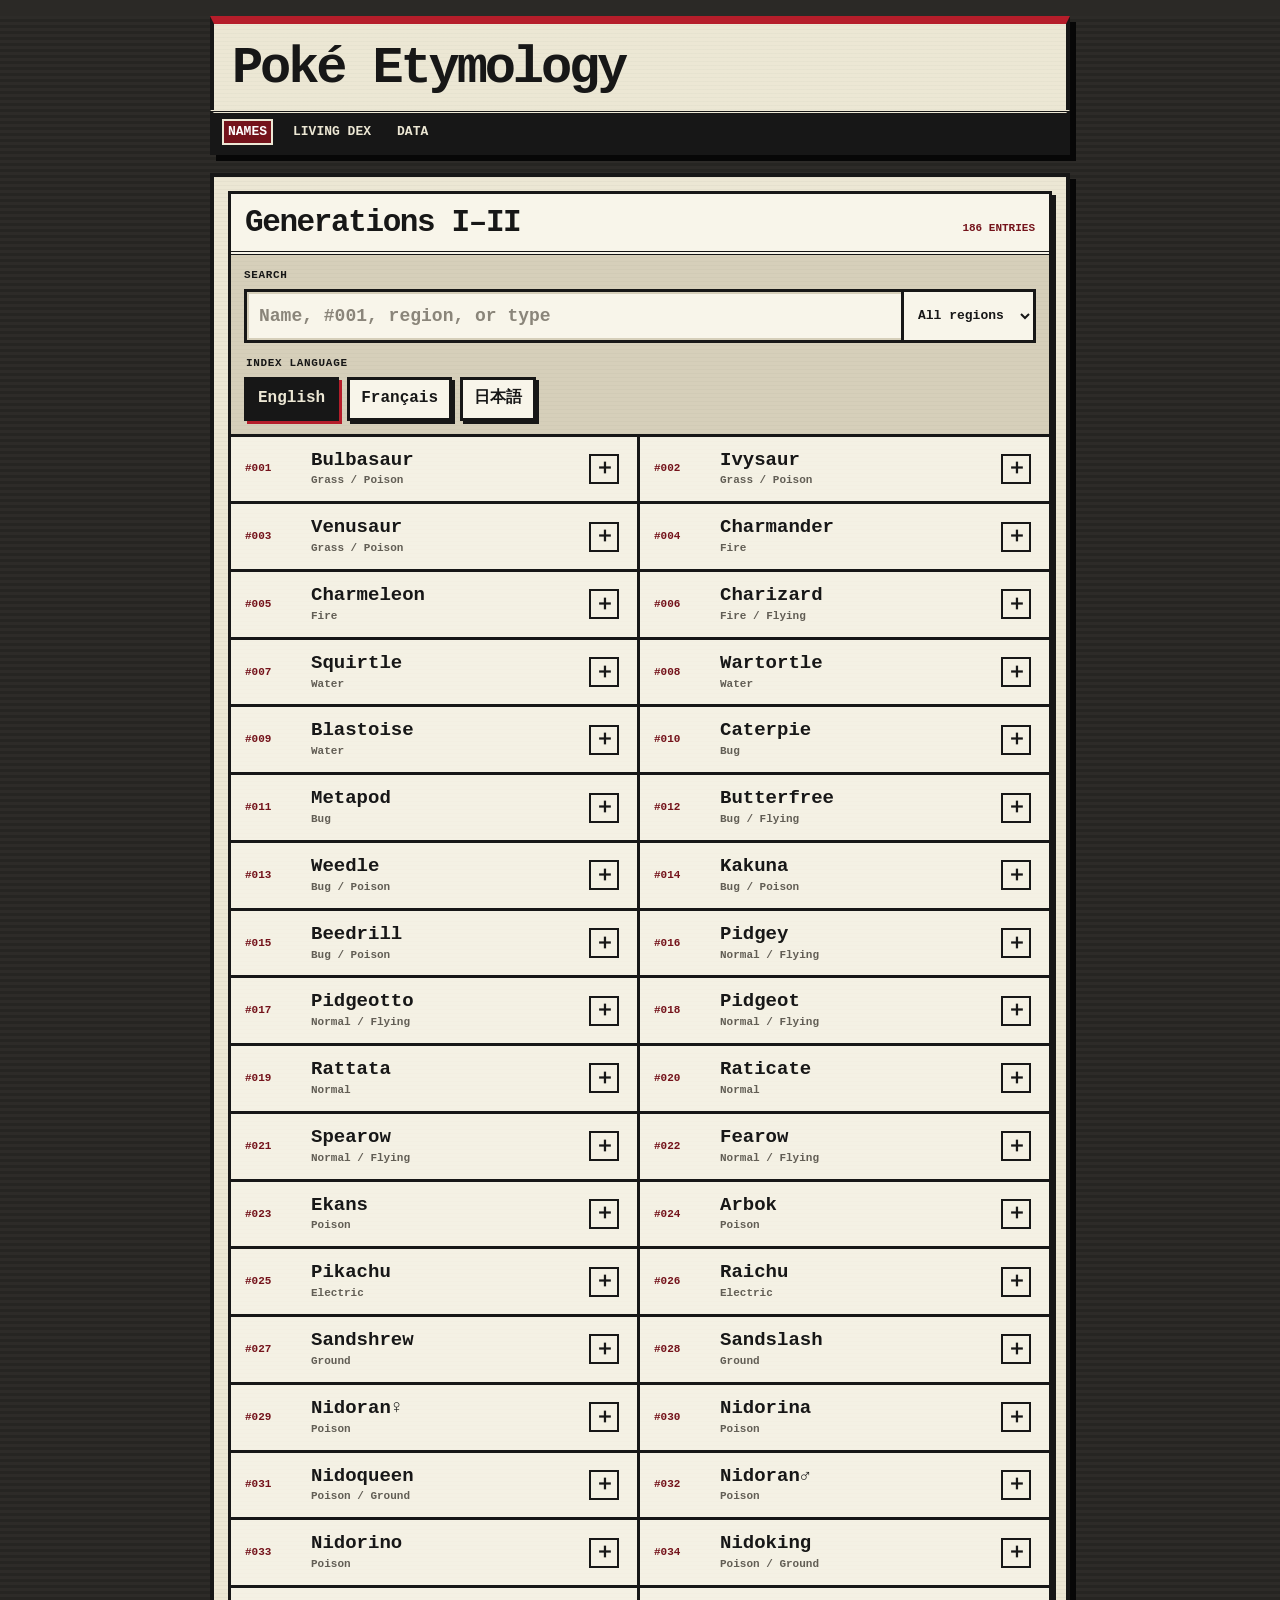
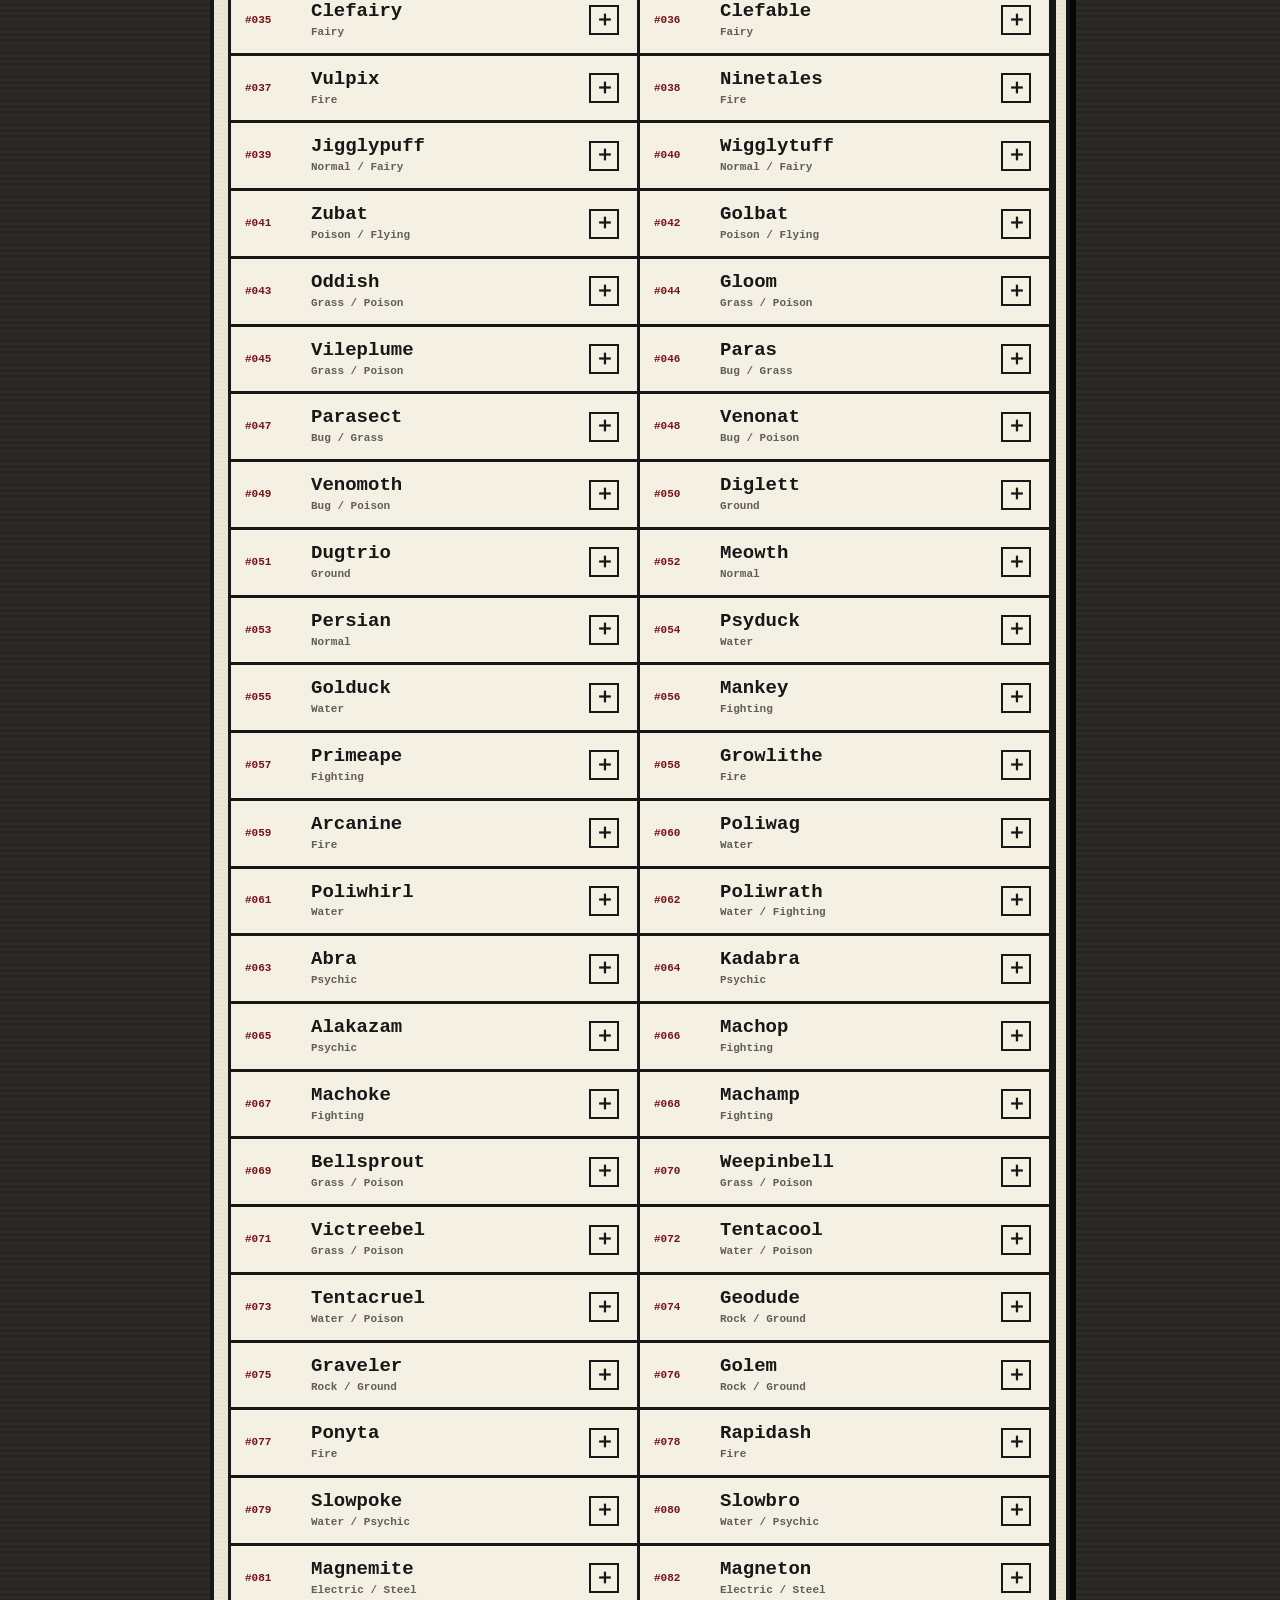
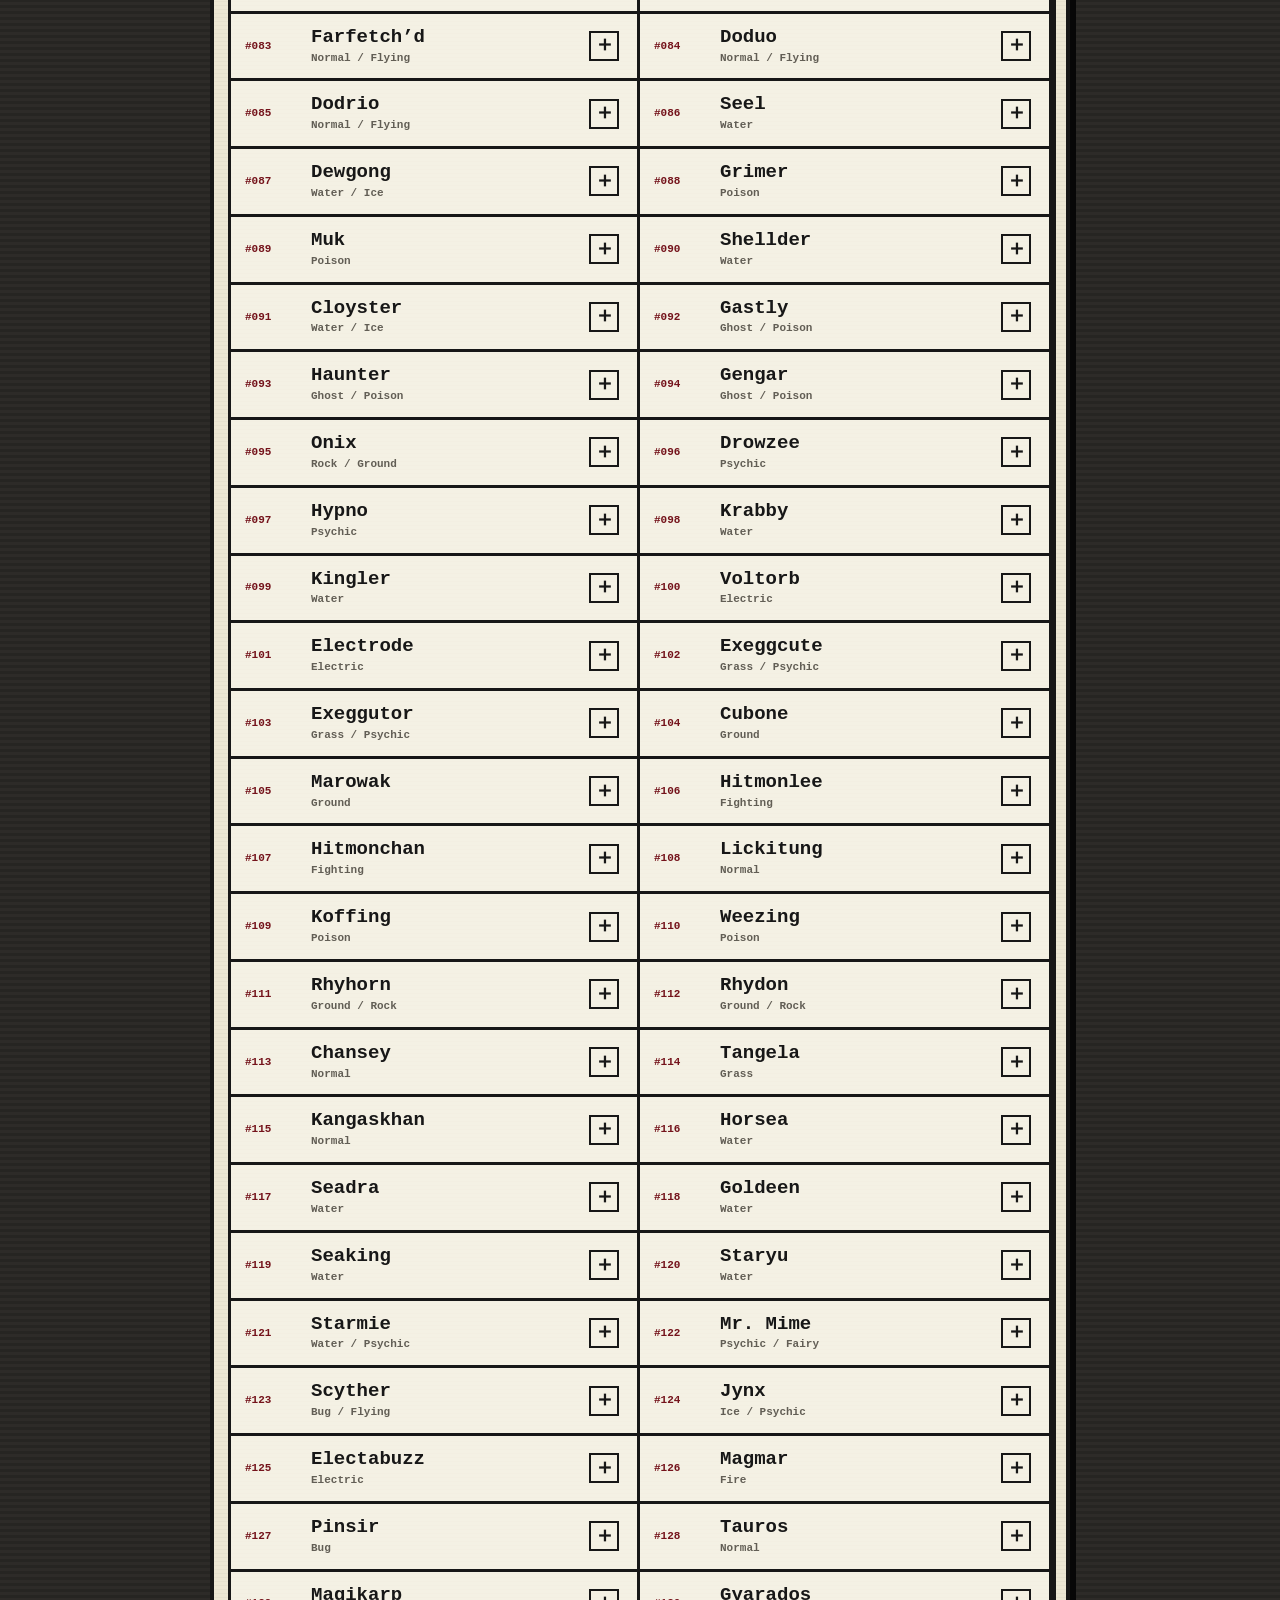
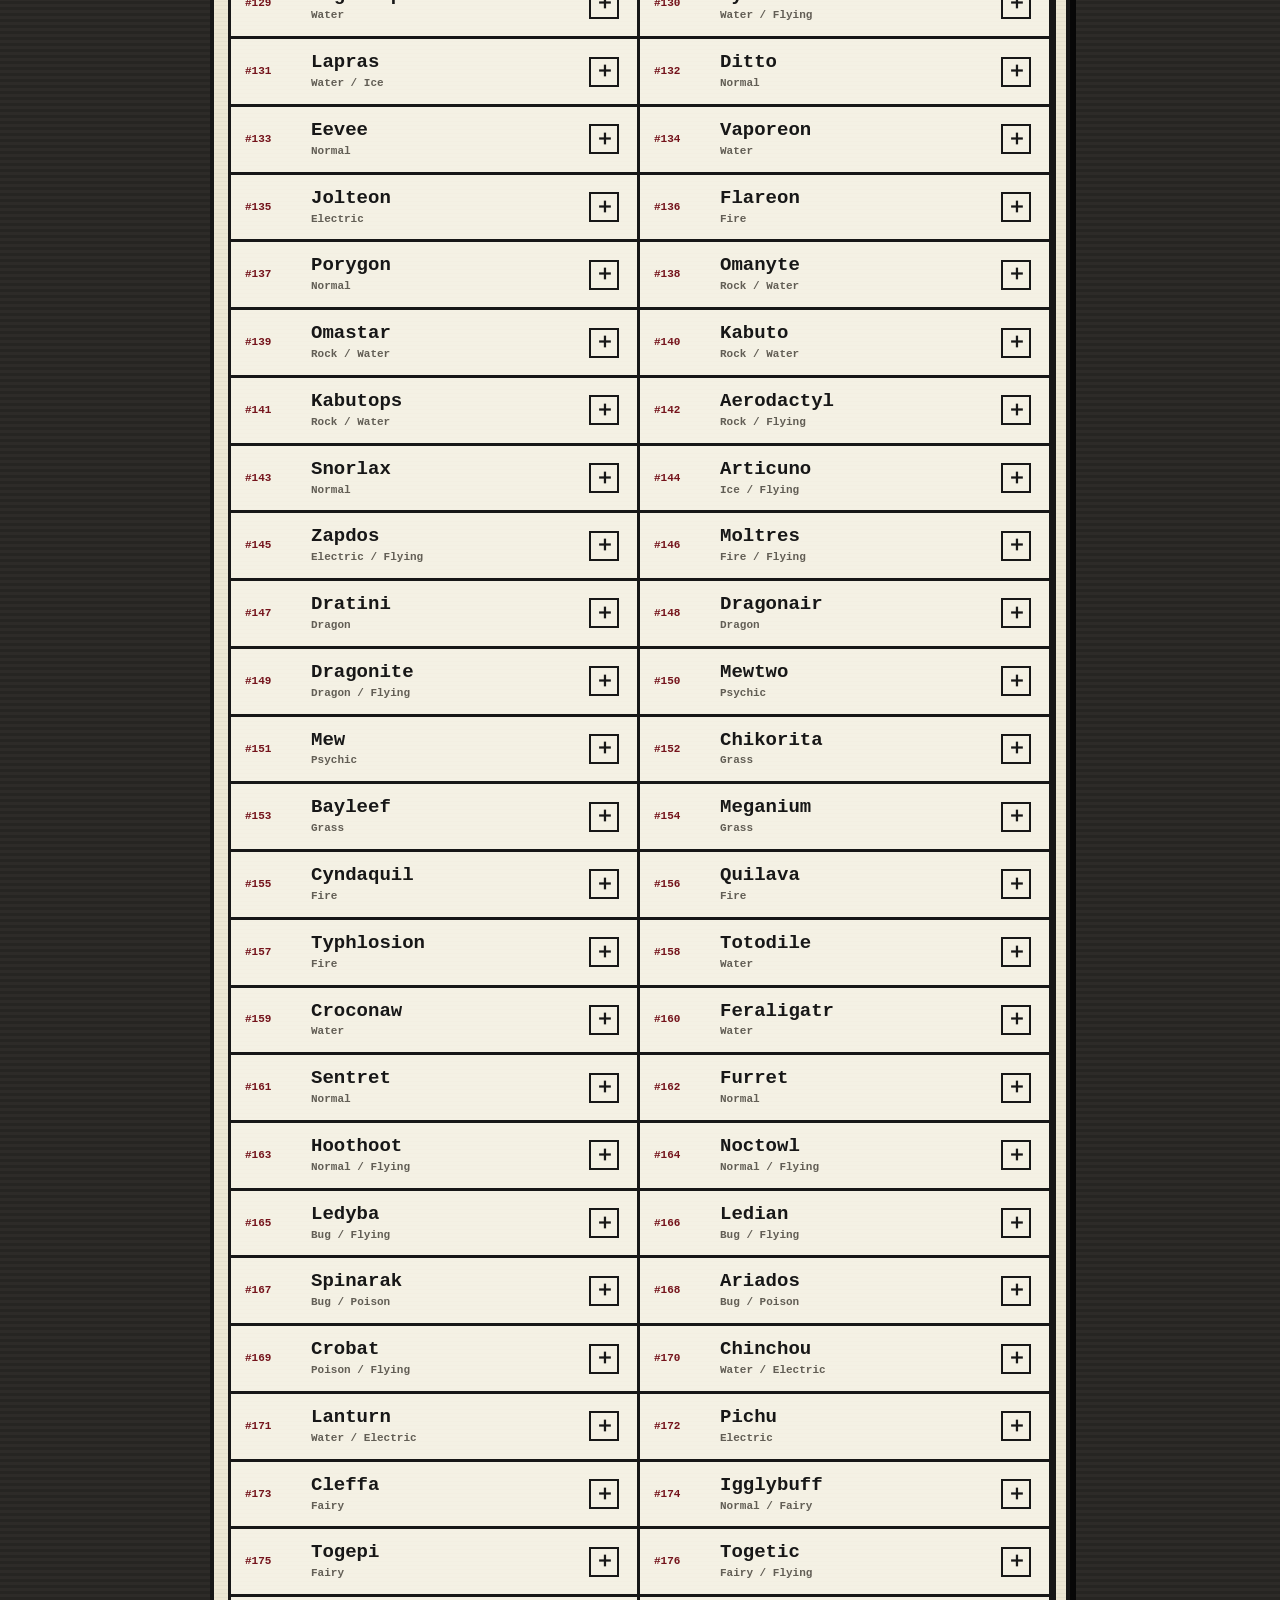
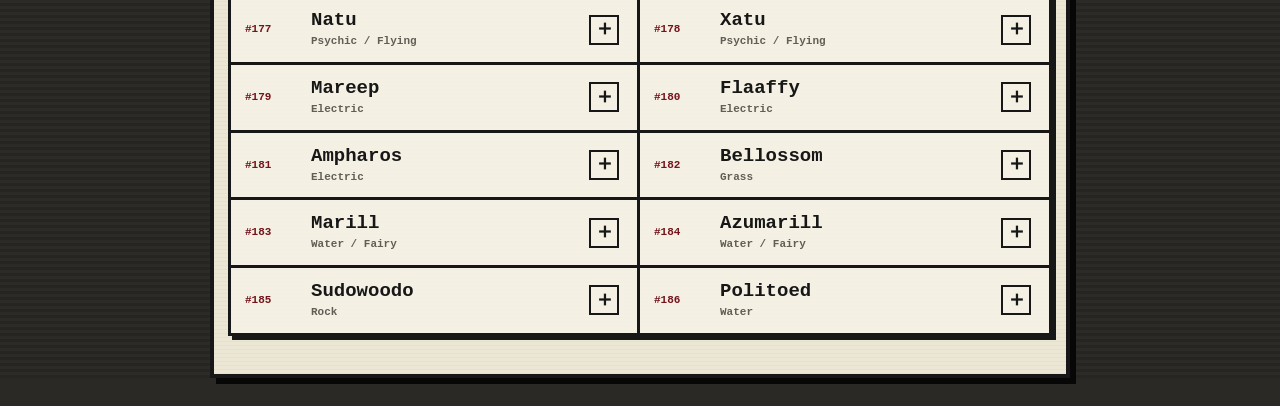
<file: index.html>
<!doctype html>
<html lang="en">
<head>
  <meta charset="utf-8">
  <meta name="viewport" content="width=device-width,initial-scale=1,viewport-fit=cover">
  <meta name="theme-color" content="#2b2926">
  <meta name="description" content="Pokémon names in English, French, and Japanese, with source-reviewed etymology and EV yields.">
  <title>Poké Etymology</title>
  <link rel="stylesheet" href="styles.css">
  <link rel="stylesheet" href="research.css">
  <link rel="stylesheet" href="label-fixes.css?v=2">
  <link rel="stylesheet" href="region-filter.css">
</head>
<body>
  <header class="site-header"><div class="header-inner"><h1>Poké Etymology</h1></div></header>
  <nav class="primary-nav" aria-label="Main navigation">
    <div class="nav-inner">
      <a class="active" href="./">Names</a>
      <a href="guides/">Living Dex</a>
      <a href="https://github.com/natanai/poke-etymology">Data</a>
    </div>
  </nav>

  <main class="main-inner">
    <section id="explore" class="explorer" aria-labelledby="explore-title">
      <div class="section-heading"><h2 id="explore-title">Generations I–II</h2><span id="count">186 entries</span></div>
      <div class="explorer-controls">
        <label for="q">Search</label>
        <div class="search-wrap">
          <input id="q" type="search" placeholder="Name, #001, region, or type" autocomplete="off">
          <label class="visually-hidden" for="region">Region</label>
          <select id="region" aria-label="Filter by region">
            <option value="">All regions</option>
          </select>
        </div>
        <fieldset class="language-picker">
          <legend>Index language</legend>
          <div class="tabs">
            <button type="button" class="btn on" data-lang="e" aria-pressed="true">English</button>
            <button type="button" class="btn" data-lang="f" aria-pressed="false">Français</button>
            <button type="button" class="btn" data-lang="j" aria-pressed="false">日本語</button>
          </div>
        </fieldset>
      </div>
      <ol id="list" class="list"></ol>
      <p id="none" class="empty" hidden>No match.</p>
    </section>
  </main>

  <script src="data.js"></script>
  <script src="generated-data.js"></script>
  <script src="generation-ii-data.js"></script>
  <script src="associations.js"></script>
  <script src="naming-credits.js"></script>
  <script src="naming-credits-generation-ii.js"></script>
  <script src="verified-research.js"></script>
  <script src="verified-research-010-018.js"></script>
  <script src="verified-research-019-027.js"></script>
  <script src="verified-research-028-036.js"></script>
  <script src="verified-research-037-045.js"></script>
  <script src="verified-research-046-054.js"></script>
  <script src="verified-research-055-063.js"></script>
  <script src="verified-research-064-072.js"></script>
  <script src="verified-research-073-081.js"></script>
  <script src="verified-research-082-090.js"></script>
  <script src="verified-research-091-099.js"></script>
  <script src="verified-research-100-108.js"></script>
  <script src="verified-research-109-117.js"></script>
  <script src="verified-research-118-126.js"></script>
  <script src="verified-research-127-135.js"></script>
  <script src="verified-research-136-144.js"></script>
  <script src="verified-research-145-151.js"></script>
  <script src="verified-research-152-160.js"></script>
  <script src="verified-research-161-169.js"></script>
  <script src="verified-research-170-178.js"></script>
  <script src="verified-research-179-186.js"></script>
  <script src="verified-research-name-effect-fixes.js"></script>
  <script src="reference-data.js"></script>
  <script src="app.js"></script>
  <script src="region-filter.js"></script>
</body>
</html>
</file>
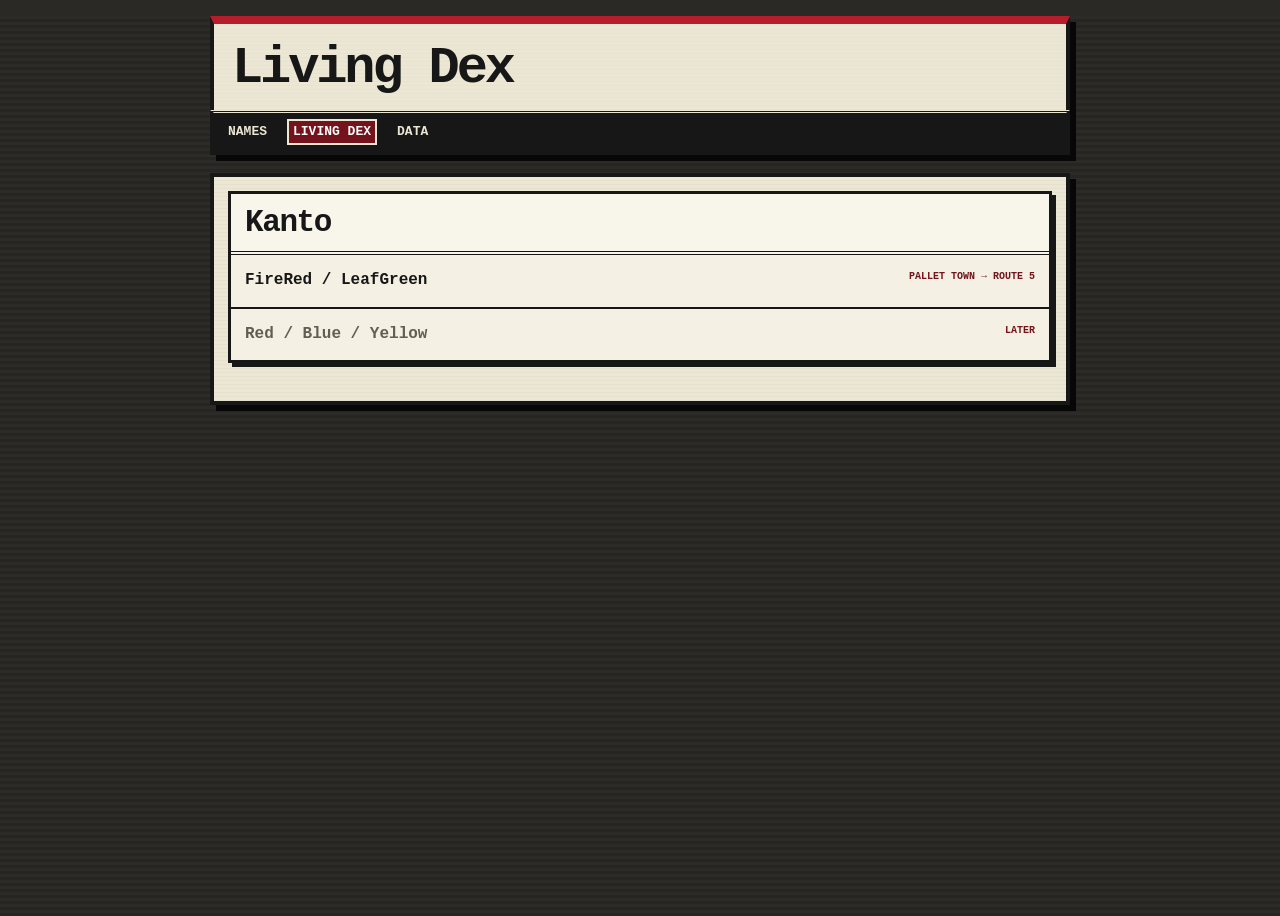
<file: guides/index.html>
<!doctype html>
<html lang="en">
<head>
  <meta charset="utf-8">
  <meta name="viewport" content="width=device-width,initial-scale=1,viewport-fit=cover">
  <meta name="theme-color" content="#2b2926">
  <title>Living Dex · Poké Etymology</title>
  <link rel="stylesheet" href="../styles.css?v=4">
</head>
<body>
  <header class="site-header"><div class="header-inner"><h1>Living Dex</h1></div></header>
  <nav class="primary-nav" aria-label="Main navigation"><div class="nav-inner"><a href="../">Names</a><a class="active" href="./">Living Dex</a><a href="https://github.com/natanai/poke-etymology">Data</a></div></nav>
  <main class="main-inner">
    <section class="page-panel">
      <div class="section-heading"><h2>Kanto</h2></div>
      <a class="guide-link" href="firered-leafgreen.html"><strong>FireRed / LeafGreen</strong><span>Pallet Town → Route 5</span></a>
      <div class="guide-link disabled"><strong>Red / Blue / Yellow</strong><span>Later</span></div>
    </section>
  </main>
  <script src="index-i18n.js?v=1"></script>
</body>
</html>
</file>
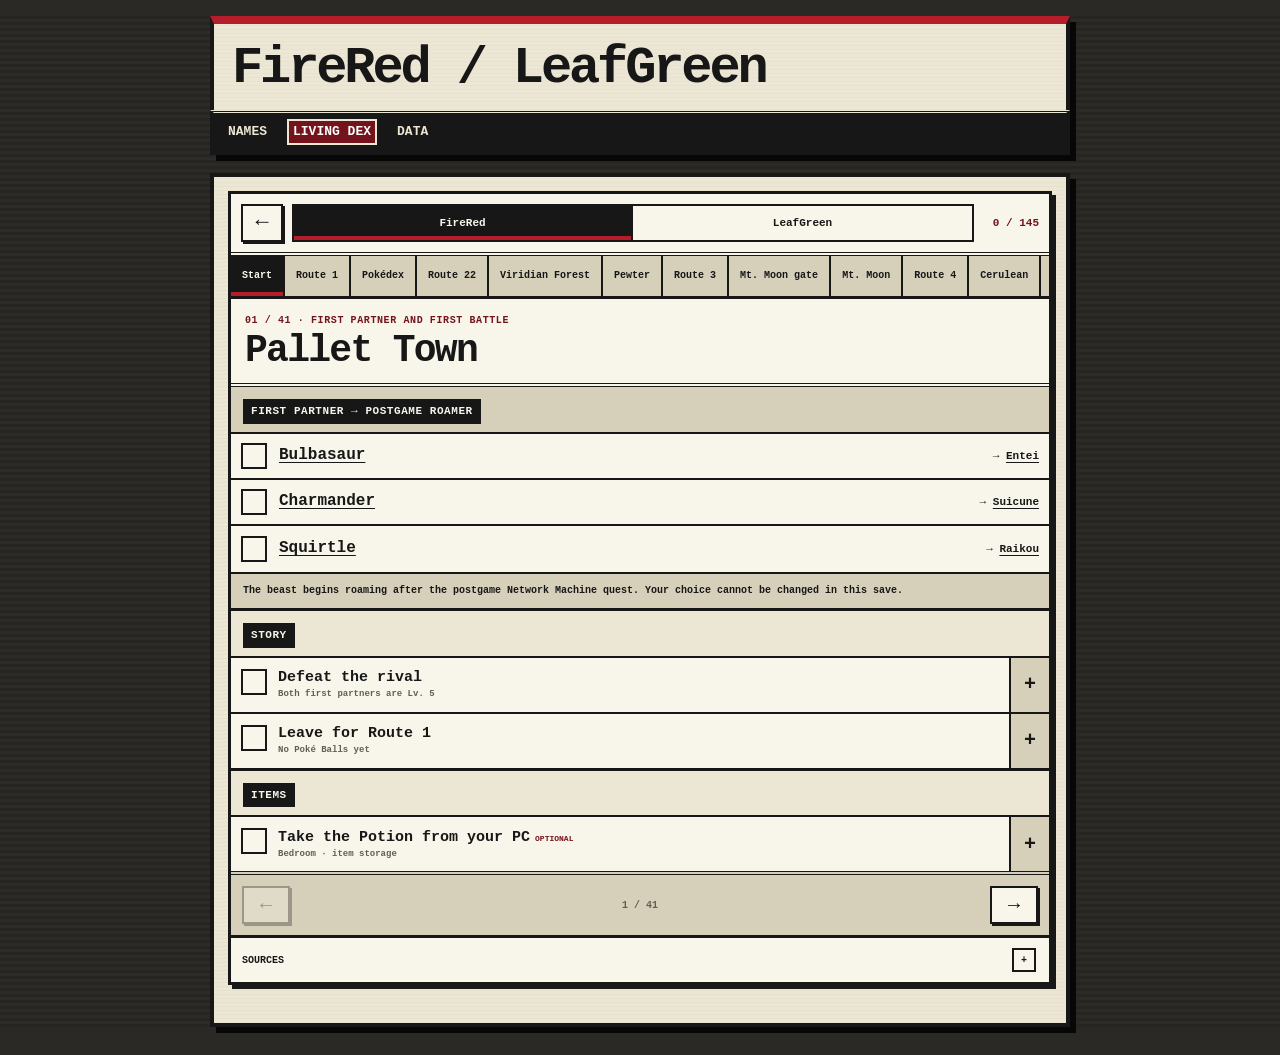
<file: guides/firered-leafgreen.html>
<!doctype html>
<html lang="en">
<head>
  <meta charset="utf-8">
  <meta name="viewport" content="width=device-width,initial-scale=1,viewport-fit=cover">
  <meta name="theme-color" content="#2b2926">
  <meta name="description" content="A mobile living-dex route for Pokémon FireRed and LeafGreen.">
  <title>FireRed / LeafGreen Living Dex · Poké Etymology</title>
  <link rel="stylesheet" href="../styles.css?v=4">
  <link rel="stylesheet" href="guide.css?v=4">
  <link rel="stylesheet" href="guide-links.css?v=4">
  <link rel="stylesheet" href="guide-ux-fixes.css?v=1">
</head>
<body>
  <header class="site-header"><div class="header-inner"><h1>FireRed / LeafGreen</h1></div></header>
  <nav class="primary-nav" aria-label="Main navigation"><div class="nav-inner"><a href="../">Names</a><a class="active" href="./">Living Dex</a><a href="https://github.com/natanai/poke-etymology">Data</a></div></nav>

  <main class="main-inner">
    <section class="guide-app" aria-labelledby="guide-stage-title">
      <div class="guide-toolbar">
        <a class="guide-back" href="./" aria-label="All living-dex guides">←</a>
        <div class="version-picker" role="group" aria-label="Game version">
          <button type="button" data-version="fr" aria-pressed="true">FireRed</button>
          <button type="button" data-version="lg" aria-pressed="false">LeafGreen</button>
        </div>
        <div class="guide-progress" aria-live="polite"><strong id="guide-progress">0 / 0</strong></div>
      </div>

      <nav id="stage-nav" class="stage-nav" aria-label="Guide stages"></nav>
      <div id="stage-panel" class="stage-panel"></div>

      <div class="stage-pager">
        <button id="previous-stage" type="button" aria-label="Previous stage">←</button>
        <span id="stage-position" aria-hidden="true"></span>
        <button id="next-stage" type="button" aria-label="Next stage">→</button>
      </div>

      <details class="guide-sources">
        <summary><span>Sources</span><span class="drawer-mark" aria-hidden="true"></span></summary>
        <ul>
          <li><a href="https://bulbapedia.bulbagarden.net/wiki/Walkthrough:Pok%C3%A9mon_FireRed_and_LeafGreen/Part_1">Pallet Town and first partners</a></li>
          <li><a href="https://bulbapedia.bulbagarden.net/wiki/Walkthrough:Pok%C3%A9mon_FireRed_and_LeafGreen/Part_2">Route 1 through Route 2</a></li>
          <li><a href="https://bulbapedia.bulbagarden.net/wiki/Walkthrough:Pok%C3%A9mon_FireRed_and_LeafGreen/Part_3">Viridian Forest and Pewter</a></li>
          <li><a href="https://bulbapedia.bulbagarden.net/wiki/Walkthrough:Pok%C3%A9mon_FireRed_and_LeafGreen/Part_4">Route 3, Mt. Moon, and Route 4</a></li>
          <li><a href="https://bulbapedia.bulbagarden.net/wiki/Walkthrough:Pok%C3%A9mon_FireRed_and_LeafGreen/Part_5">Cerulean through Route 5</a></li>
          <li><a href="https://bulbapedia.bulbagarden.net/wiki/Roaming_Pok%C3%A9mon">Starter-dependent roaming beast</a></li>
          <li><a href="https://bulbapedia.bulbagarden.net/wiki/Walkthrough:Pok%C3%A9mon_FireRed_and_LeafGreen/Part_6">Routes 5–6 and Vermilion City</a></li>
          <li><a href="https://bulbapedia.bulbagarden.net/wiki/S.S._Anne">S.S. Anne permanent missables</a></li>
          <li><a href="https://bulbapedia.bulbagarden.net/wiki/Walkthrough:Pok%C3%A9mon_FireRed_and_LeafGreen/Part_7">Route 11, Diglett’s Cave, and Route 2</a></li>
          <li><a href="https://bulbapedia.bulbagarden.net/wiki/Walkthrough:Pok%C3%A9mon_FireRed_and_LeafGreen/Part_7">Routes 9–10 and Rock Tunnel preparation</a></li>
          <li><a href="https://bulbapedia.bulbagarden.net/wiki/Walkthrough:Pok%C3%A9mon_FireRed_and_LeafGreen/Part_8">Rock Tunnel, Lavender Town, and Routes 8–7</a></li>
          <li><a href="https://bulbapedia.bulbagarden.net/wiki/Walkthrough:Pok%C3%A9mon_FireRed_and_LeafGreen/Part_9">Celadon City setup</a></li>
          <li><a href="https://bulbapedia.bulbagarden.net/wiki/Walkthrough:Pok%C3%A9mon_FireRed_and_LeafGreen/Part_10">Route 16, Doduo, and Fly</a></li>
          <li><a href="https://bulbapedia.bulbagarden.net/wiki/Celadon_Game_Corner">Game Corner prizes and cash costs</a></li>
          <li><a href="https://bulbapedia.bulbagarden.net/wiki/Rocket_Hideout">Rocket Hideout and Silph Scope</a></li>
          <li><a href="https://bulbapedia.bulbagarden.net/wiki/Celadon_Gym">Celadon Gym and Erika</a></li>
          <li><a href="https://bulbapedia.bulbagarden.net/wiki/Pok%C3%A9mon_Tower">Pokémon Tower encounters and Poké Flute</a></li>
          <li><a href="https://github.com/pret/pokefirered/blob/master/src/data/wild_encounters.json">Extracted FireRed / LeafGreen encounter tables</a></li>
          <li><a href="https://bulbapedia.bulbagarden.net/wiki/Kanto_Route_12">Route 12, Snorlax, and the Super Rod</a></li>
          <li><a href="https://bulbapedia.bulbagarden.net/wiki/Kanto_Route_13">Route 13 maze and hidden PP Up</a></li>
          <li><a href="https://bulbapedia.bulbagarden.net/wiki/Kanto_Route_14">Route 14 encounters and hidden items</a></li>
          <li><a href="https://bulbapedia.bulbagarden.net/wiki/Kanto_Route_15">Route 15 hill and Exp. Share</a></li>
          <li><a href="https://bulbapedia.bulbagarden.net/wiki/Fuchsia_City">Fuchsia City rods and hidden item</a></li>
          <li><a href="https://github.com/pret/pokefirered/blob/master/src/safari_zone.c">Safari Zone step and ball limits</a></li>
          <li><a href="https://github.com/pret/pokefirered/blob/master/data/maps/SafariZone_West/map.json">Safari West and Gold Teeth map data</a></li>
          <li><a href="https://github.com/pret/pokefirered/blob/master/data/maps/SafariZone_SecretHouse/scripts.inc">Secret House and HM03 Surf reward</a></li>
          <li><a href="https://github.com/pret/pokefirered/blob/master/data/maps/FuchsiaCity_WardensHouse/scripts.inc">Warden and HM04 Strength reward</a></li>
        </ul>
      </details>
    </section>
  </main>

  <script src="../data.js?v=4"></script>
  <script src="../generated-data.js?v=4"></script>
  <script src="../generation-ii-data.js?v=1"></script>
  <script src="../reference-data.js?v=8"></script>
  <script src="guide-stages-opening.js?v=5"></script>
  <script src="guide-stages-moon.js?v=4"></script>
  <script src="guide-stages-cerulean.js?v=5"></script>
  <script src="guide-stages-vermilion.js?v=1"></script>
  <script src="guide-stages-rock-tunnel-celadon.js?v=1"></script>
  <script src="guide-stages-celadon-tower.js?v=1"></script>
  <script src="guide-stages-route12-fuchsia.js?v=1"></script>
  <script src="guide-stages-safari.js?v=1"></script>
  <script>
    window.__guideNativeMutationObserver=window.MutationObserver;
    window.MutationObserver=class{observe(){} disconnect(){} takeRecords(){return[];}};
  </script>
  <script src="guide-i18n.js?v=2"></script>
  <script>
    window.MutationObserver=window.__guideNativeMutationObserver;
    delete window.__guideNativeMutationObserver;
  </script>
  <script src="guide-i18n-vermilion.js?v=1"></script>
  <script src="guide-i18n-rock-tunnel-celadon.js?v=1"></script>
  <script src="guide-i18n-celadon-tower.js?v=1"></script>
  <script src="guide-i18n-route12-fuchsia.js?v=1"></script>
  <script src="guide-i18n-safari.js?v=1"></script>
  <script src="guide-copy-overrides.js?v=1"></script>
  <script src="guide.js?v=6"></script>
  <script src="guide-touch.js?v=1"></script>
</body>
</html>
</file>
<file: styles.css>
:root {
  --red: #b51d2a;
  --red-dark: #74131b;
  --ink: #171717;
  --screen: #ece7d4;
  --screen-light: #f8f5ea;
  --screen-mid: #d6cfba;
  --shell: #2b2926;
  --muted: #625e55;
}

* { box-sizing: border-box; }
html { background: var(--shell); scroll-behavior: smooth; }
body {
  min-height: 100vh;
  margin: 0;
  color: var(--ink);
  background: repeating-linear-gradient(0deg, #262522 0 3px, #2d2b28 3px 6px);
  font-family: "Courier New", Courier, monospace;
  font-weight: 700;
  font-variant-ligatures: none;
  line-height: 1.35;
}
button, input { font: inherit; }
button, a { -webkit-tap-highlight-color: transparent; }
button { touch-action: manipulation; }
[hidden] { display: none !important; }

.header-inner,
.nav-inner,
.main-inner {
  width: min(calc(100% - 16px), 860px);
  margin: 0 auto;
}

.site-header {
  width: min(calc(100% - 16px), 860px);
  margin: 8px auto 0;
  color: var(--ink);
  background:
    repeating-linear-gradient(0deg, rgba(23,23,23,.025) 0 1px, transparent 1px 4px),
    var(--screen);
  border: 4px solid var(--ink);
  border-top: 8px solid var(--red);
  border-bottom: 0;
  box-shadow: 6px 6px 0 #070707;
}
.header-inner { width: auto; padding: 14px 13px 12px; }
h1 {
  margin: 0;
  font-size: clamp(30px, 8vw, 52px);
  line-height: .95;
  letter-spacing: -.06em;
}

.primary-nav {
  width: min(calc(100% - 16px), 860px);
  margin: 0 auto;
  background: var(--ink);
  border: 4px solid var(--ink);
  border-top: 3px double var(--screen);
  box-shadow: 6px 6px 0 #070707;
}
.nav-inner {
  width: auto;
  display: flex;
  gap: 8px 18px;
  overflow-x: auto;
  padding: 8px 10px;
}
.primary-nav a {
  color: var(--screen);
  padding: 2px 4px;
  text-decoration: none;
  white-space: nowrap;
  font-size: 13px;
  text-transform: uppercase;
}
.primary-nav a:hover,
.primary-nav a:focus-visible,
.primary-nav a.active {
  color: #fff;
  background: var(--red-dark);
  outline: 2px solid var(--screen);
}

.main-inner {
  margin: 14px auto 28px;
  padding: 10px 10px 32px;
  background:
    repeating-linear-gradient(0deg, rgba(23,23,23,.03) 0 1px, transparent 1px 4px),
    var(--screen);
  border: 4px solid var(--ink);
  box-shadow: 6px 6px 0 #070707;
}
.explorer,
.page-panel {
  background: rgba(248,245,234,.72);
  border: 3px solid var(--ink);
  box-shadow: 4px 4px 0 var(--ink);
}

.section-heading {
  display: flex;
  align-items: baseline;
  justify-content: space-between;
  gap: 12px;
  padding: 13px 14px;
  background: var(--screen-light);
  border-bottom: 4px double var(--ink);
}
.section-heading h2 {
  margin: 0;
  font-size: clamp(22px, 6vw, 31px);
  line-height: 1;
  letter-spacing: -.045em;
}
.section-heading span {
  color: var(--red-dark);
  font-size: 11px;
  text-transform: uppercase;
}

.explorer-controls {
  padding: 13px;
  border-bottom: 3px solid var(--ink);
  background:
    repeating-linear-gradient(0deg, rgba(23,23,23,.025) 0 1px, transparent 1px 4px),
    var(--screen-mid);
}
label, legend {
  display: block;
  margin-bottom: 6px;
  font-size: 11px;
  letter-spacing: .06em;
  text-transform: uppercase;
}
.search-wrap {
  border: 3px solid var(--ink);
  background: var(--screen-light);
  box-shadow: inset 0 0 0 2px var(--screen-mid);
}
input[type="search"] {
  width: 100%;
  min-width: 0;
  border: 0;
  background: transparent;
  color: var(--ink);
  padding: 12px;
  outline: none;
  font-size: 18px;
  font-weight: 700;
}
input[type="search"]::placeholder { color: #8a857a; }
input[type="search"]:focus { box-shadow: inset 0 0 0 3px var(--red); }
.language-picker { border: 0; padding: 0; margin: 13px 0 0; }
.tabs { display: flex; flex-wrap: wrap; gap: 8px; }
.btn {
  border: 3px solid var(--ink);
  border-radius: 0;
  background: var(--screen-light);
  color: var(--ink);
  padding: 8px 11px;
  box-shadow: 3px 3px 0 var(--ink);
  cursor: pointer;
  font-weight: 700;
}
.btn:hover,
.btn:focus-visible {
  background: var(--ink);
  color: var(--screen);
  outline: 2px solid var(--red);
  outline-offset: -5px;
}
.btn.on {
  background: var(--ink);
  color: var(--screen);
  box-shadow: 3px 3px 0 var(--red);
}

.list { list-style: none; margin: 0; padding: 0; }
.pokemon-item { border-bottom: 3px solid var(--ink); }
.pokemon-item:last-child { border-bottom: 0; }
.entry-toggle {
  width: 100%;
  display: grid;
  grid-template-columns: 56px minmax(0,1fr) 34px;
  align-items: center;
  gap: 8px 10px;
  padding: 13px 14px;
  border: 0;
  background: transparent;
  color: var(--ink);
  text-align: left;
  cursor: pointer;
}
.entry-toggle:hover,
.entry-toggle:focus-visible,
.entry-toggle[aria-expanded="true"] {
  background: var(--ink);
  color: var(--screen-light);
  outline: 3px solid var(--red);
  outline-offset: -6px;
}
.dex-no {
  color: var(--red-dark);
  font-size: 11px;
}
.entry-toggle:hover .dex-no,
.entry-toggle:focus-visible .dex-no,
.entry-toggle[aria-expanded="true"] .dex-no { color: #ff9aa2; }
.entry-summary { min-width: 0; display: grid; gap: 3px; }
.entry-summary strong {
  min-width: 0;
  overflow-wrap: anywhere;
  font-size: 19px;
  line-height: 1.1;
}
.entry-summary small { color: var(--muted); font-size: 11px; }
.entry-toggle:hover small,
.entry-toggle:focus-visible small,
.entry-toggle[aria-expanded="true"] small { color: var(--screen-mid); }
.expand-mark {
  display: grid;
  width: 30px;
  height: 30px;
  place-items: center;
  border: 2px solid currentColor;
  font-size: 21px;
  line-height: 1;
}
.entry-panel {
  border-top: 4px double var(--ink);
  background:
    repeating-linear-gradient(0deg, rgba(23,23,23,.025) 0 1px, transparent 1px 4px),
    var(--screen);
}
.inline-entry-head {
  padding: 18px 16px 15px;
  border-left: 8px solid var(--red);
  border-bottom: 4px double var(--ink);
  background: var(--screen-light);
}
.inline-entry-head h3 {
  margin: 2px 0 7px;
  font-size: clamp(28px, 8vw, 46px);
  line-height: .95;
  letter-spacing: -.05em;
  overflow-wrap: anywhere;
}
.inline-entry-head p { margin: 0; }
.eyebrow {
  margin: 0 0 5px;
  font-size: 10px;
  letter-spacing: .06em;
  text-transform: uppercase;
}
.chips { display: flex; flex-wrap: wrap; gap: 6px; margin-top: 12px; }
.chip {
  border: 2px solid var(--ink);
  padding: 3px 7px;
  background: var(--screen-mid);
  font-size: 10px;
}
.entry-section {
  padding: 16px;
  border-bottom: 3px solid var(--ink);
  background: rgba(248,245,234,.45);
}
.entry-section > h3 {
  display: inline-block;
  margin: 0 0 12px;
  padding: 3px 7px;
  color: var(--screen-light);
  background: var(--ink);
  font-size: 12px;
  letter-spacing: .04em;
  text-transform: uppercase;
}
.comparison {
  color: var(--ink);
  background: var(--screen-mid);
  border-left: 8px solid var(--red);
}
.comparison p,
.pending p { margin: 0; }
.names > div {
  display: grid;
  grid-template-columns: 90px minmax(0,1fr);
  gap: 10px;
  padding: 9px 0;
  border-bottom: 1px solid #a9a28f;
}
.names > div:last-child { border-bottom: 0; }
.ety article { padding: 14px 0; border-top: 2px solid var(--ink); }
.ety article:first-child { padding-top: 0; border-top: 0; }
.ety h4 { margin: 0 0 6px; font-size: 17px; }
.roots,
.associations {
  margin: 7px 0;
  padding: 9px;
  background: var(--screen-mid);
}
.roots { border-left: 7px solid var(--red); }
.associations { border-left: 7px solid var(--ink); }
.confidence {
  display: inline-block;
  padding: 3px 7px;
  border: 2px solid var(--ink);
  background: var(--screen-light);
  font-size: 9px;
  text-transform: uppercase;
}
.ev { display: grid; grid-template-columns: repeat(3,1fr); border: 2px solid var(--ink); }
.ev > div {
  min-height: 64px;
  display: grid;
  place-items: center;
  align-content: center;
  padding: 5px;
  border-right: 1px solid var(--ink);
  border-bottom: 1px solid var(--ink);
  text-align: center;
  background: var(--screen-light);
}
.ev > div:nth-child(3n) { border-right: 0; }
.ev > div:nth-last-child(-n+3) { border-bottom: 0; }
.ev small { font-size: 8px; }
.ev strong { font-size: 21px; }
.collapse-row { padding: 13px; background: var(--screen-mid); }
.empty { margin: 0; padding: 20px 15px; }

.guide-link {
  display: flex;
  justify-content: space-between;
  gap: 14px;
  padding: 15px 14px;
  border-bottom: 2px solid var(--ink);
  color: var(--ink);
  text-decoration: none;
}
.guide-link:last-child { border-bottom: 0; }
a.guide-link:hover,
a.guide-link:focus-visible { background: var(--ink); color: var(--screen-light); outline: 3px solid var(--red); outline-offset: -6px; }
.guide-link span { color: var(--red-dark); font-size: 10px; text-transform: uppercase; text-align: right; }
a.guide-link:hover span,
a.guide-link:focus-visible span { color: #ff9aa2; }
.guide-link.disabled { color: var(--muted); }

@media (min-width: 720px) {
  .site-header { margin-top: 16px; }
  .header-inner { padding: 20px 18px 17px; }
  .main-inner { margin-top: 18px; padding: 14px 14px 38px; }
  .list { display: grid; grid-template-columns: 1fr 1fr; }
  .pokemon-item:nth-child(odd) { border-right: 3px solid var(--ink); }
  .pokemon-item:nth-last-child(2):nth-child(odd) { border-bottom: 0; }
  .pokemon-item:has(.entry-panel:not([hidden])) { grid-column: 1 / -1; border-right: 0; }
}
</file>
<file: research.css>
.entry-meta{
  display:flex;
  flex-wrap:wrap;
  align-items:center;
  justify-content:space-between;
  gap:9px 14px;
  margin-top:12px;
}
.entry-meta .chips{margin-top:0}
.review-chip{
  display:inline-block;
  padding:3px 7px;
  border:2px solid var(--ink);
  background:var(--screen-mid);
  font-size:9px;
  letter-spacing:.04em;
  text-transform:uppercase;
}
.review-chip.audited{
  color:var(--screen-light);
  background:var(--ink);
  box-shadow:3px 3px 0 var(--red);
}
.pending-chip{color:var(--muted)}

.language-list{
  border:2px solid var(--ink);
  background:var(--screen-light);
}
.language-detail + .language-detail{
  border-top:2px solid var(--ink);
}
.language-detail summary{
  display:grid;
  grid-template-columns:72px minmax(0,1fr) 26px;
  align-items:center;
  gap:8px;
  min-width:0;
  padding:10px;
  cursor:pointer;
  list-style:none;
}
.language-detail summary::-webkit-details-marker{display:none}
.language-detail summary:hover,
.language-detail summary:focus-visible{
  color:var(--screen-light);
  background:var(--ink);
  outline:3px solid var(--red);
  outline-offset:-5px;
}
.language-detail summary strong{
  min-width:0;
  overflow-wrap:anywhere;
  word-break:break-word;
  font-size:15px;
}
.language-label{
  color:var(--muted);
  font-size:9px;
  letter-spacing:.04em;
  text-transform:uppercase;
}
.language-detail summary:hover .language-label,
.language-detail summary:focus-visible .language-label{
  color:var(--screen-mid);
}
.language-mark{
  display:grid;
  width:24px;
  height:24px;
  place-items:center;
  border:2px solid currentColor;
}
.language-mark::before{content:"+"}
.language-detail[open] .language-mark::before{content:"−"}
.language-detail[open] summary{
  border-bottom:2px solid var(--ink);
}
.language-body{
  padding:12px;
  background:
    repeating-linear-gradient(0deg,rgba(23,23,23,.025) 0 1px,transparent 1px 4px),
    var(--screen);
}
.language-body > :first-child{margin-top:0}
.language-body > :last-child{margin-bottom:0}
.pending-language p{
  margin:0;
  color:var(--muted);
}

.sources-section{
  padding:0;
}
.sources-detail summary{
  display:grid;
  grid-template-columns:minmax(0,1fr) auto 26px;
  align-items:center;
  gap:9px;
  padding:11px 13px;
  cursor:pointer;
  list-style:none;
  background:var(--screen-mid);
}
.sources-detail summary::-webkit-details-marker{display:none}
.sources-detail summary:hover,
.sources-detail summary:focus-visible{
  color:var(--screen-light);
  background:var(--ink);
  outline:3px solid var(--red);
  outline-offset:-5px;
}
.sources-label{
  font-size:12px;
  letter-spacing:.04em;
  text-transform:uppercase;
}
.sources-count{
  color:var(--muted);
  font-size:10px;
}
.sources-detail summary:hover .sources-count,
.sources-detail summary:focus-visible .sources-count{
  color:var(--screen-mid);
}
.source-mark{
  display:grid;
  width:24px;
  height:24px;
  place-items:center;
  border:2px solid currentColor;
}
.source-mark::before{content:"+"}
.sources-detail[open] .source-mark::before{content:"−"}
.sources-detail[open] summary{
  border-bottom:2px solid var(--ink);
}
.source-list{
  display:grid;
  gap:6px;
  margin:0;
  padding:10px;
  list-style:none;
  background:var(--screen);
}
.source-list a{
  display:block;
  padding:7px 8px;
  border:2px solid var(--ink);
  color:var(--ink);
  background:var(--screen-light);
  overflow-wrap:anywhere;
  text-decoration:none;
  font-size:12px;
}
.source-list a::after{content:" ↗"}
.source-list a:hover,
.source-list a:focus-visible{
  color:var(--screen-light);
  background:var(--ink);
  outline:2px solid var(--red);
  outline-offset:-5px;
}

.collapse-row{
  padding:0;
  background:var(--screen-mid);
}
.collapse-entry{
  width:100%;
  min-height:48px;
  display:grid;
  place-items:center;
  border:0;
  border-radius:0;
  color:var(--ink);
  background:var(--screen-mid);
  cursor:pointer;
}
.collapse-entry:hover,
.collapse-entry:focus-visible{
  color:var(--screen-light);
  background:var(--ink);
  outline:3px solid var(--red);
  outline-offset:-6px;
}
.collapse-icon{
  display:grid;
  width:30px;
  height:30px;
  place-items:center;
  border:2px solid currentColor;
  font-size:22px;
  line-height:1;
}

@media (max-width:420px){
  .language-detail summary{
    grid-template-columns:minmax(0,1fr) 26px;
  }
  .language-label{
    grid-column:1;
  }
  .language-detail summary strong{
    grid-column:1;
  }
  .language-mark{
    grid-column:2;
    grid-row:1 / span 2;
  }
}
</file>
<file: label-fixes.css>
.roots strong,
.associations strong{
  display:block;
  width:max-content;
  margin:0 0 5px;
  color:var(--muted);
  font-size:0;
  font-weight:700;
  letter-spacing:.08em;
  line-height:1;
  text-transform:uppercase;
}
.roots strong::after,
.associations strong::after{
  font-size:8px;
}
.roots strong::after{content:"Roots"}
.associations strong::after{content:"Notes"}
.roots-copy{display:block}
.root-tagged-term{
  display:inline-grid;
  justify-items:center;
  align-items:end;
  margin:0 .04em;
  vertical-align:bottom;
  white-space:nowrap;
}
.root-tag{
  display:block;
  margin:0 0 3px;
  padding:1px 4px;
  border:1px solid var(--ink);
  color:var(--ink);
  background:#fff;
  font-size:6px;
  font-weight:700;
  letter-spacing:.02em;
  line-height:1.15;
  text-transform:lowercase;
  white-space:nowrap;
}
.root-tag-token{
  display:block;
  line-height:inherit;
}
.naming-credit{
  margin:13px 0 0;
  padding:9px 10px;
  border-left:4px solid var(--red);
  background:var(--screen-mid);
  font-size:10px;
  line-height:1.45;
}
.naming-credit-label{
  display:block;
  margin:0 0 5px;
  color:var(--muted);
  font-size:8px;
  font-weight:700;
  letter-spacing:.08em;
  line-height:1;
  text-transform:uppercase;
}
.naming-credit-head{
  display:flex;
  flex-wrap:wrap;
  align-items:baseline;
  gap:3px 8px;
}
.naming-credit-head strong{font-size:11px}
.naming-credit-head span{color:var(--muted);font-size:9px}
.naming-credit p{margin:5px 0}
.naming-credit a{
  color:var(--ink);
  font-size:8px;
  text-decoration:underline;
  text-underline-offset:2px;
}
.naming-credit a::after{content:" ↗"}
</file>
<file: region-filter.css>
.search-wrap {
  display: grid;
  grid-template-columns: minmax(0, 1fr) auto;
  align-items: stretch;
}

.visually-hidden {
  position: absolute;
  width: 1px;
  height: 1px;
  padding: 0;
  margin: -1px;
  overflow: hidden;
  clip: rect(0 0 0 0);
  white-space: nowrap;
  border: 0;
}

#region {
  min-width: 132px;
  border: 0;
  border-left: 3px solid var(--ink);
  border-radius: 0;
  background: var(--screen-light);
  color: var(--ink);
  padding: 0 10px;
  font: inherit;
  font-size: 13px;
  font-weight: 700;
  cursor: pointer;
  outline: none;
}

#region:hover,
#region:focus-visible {
  background: var(--ink);
  color: var(--screen-light);
  box-shadow: inset 0 0 0 3px var(--red);
}

@media (max-width: 480px) {
  .search-wrap {
    grid-template-columns: 1fr;
  }

  #region {
    min-height: 42px;
    border-left: 0;
    border-top: 3px solid var(--ink);
    padding: 9px 12px;
  }
}
</file>
<file: guides/guide.css>
.guide-app{
  background:rgba(248,245,234,.76);
  border:3px solid var(--ink);
  box-shadow:4px 4px 0 var(--ink);
}
.guide-toolbar{
  display:grid;
  grid-template-columns:42px minmax(0,1fr) auto;
  align-items:center;
  gap:9px;
  padding:10px;
  border-bottom:4px double var(--ink);
  background:var(--screen-light);
}
.guide-back,
.version-picker button,
.stage-pager button{
  min-height:38px;
  border:2px solid var(--ink);
  border-radius:0;
  color:var(--ink);
  background:var(--screen-light);
  box-shadow:2px 2px 0 var(--ink);
  cursor:pointer;
  text-decoration:none;
}
.guide-back{
  display:grid;
  place-items:center;
  font-size:22px;
}
.version-picker{
  display:grid;
  grid-template-columns:1fr 1fr;
  min-width:0;
}
.version-picker button{
  min-width:0;
  padding:7px 8px;
  box-shadow:none;
  font-size:11px;
}
.version-picker button + button{border-left:0}
.version-picker button[aria-pressed="true"]{
  color:var(--screen-light);
  background:var(--ink);
  box-shadow:inset 0 -4px 0 var(--red);
}
.guide-progress{
  min-width:56px;
  text-align:right;
  font-size:11px;
  color:var(--red-dark);
}
.guide-back:hover,
.guide-back:focus-visible,
.version-picker button:hover,
.version-picker button:focus-visible,
.stage-pager button:hover,
.stage-pager button:focus-visible{
  color:var(--screen-light);
  background:var(--ink);
  outline:2px solid var(--red);
  outline-offset:-5px;
}
.stage-nav{
  display:flex;
  overflow-x:auto;
  gap:0;
  border-bottom:3px solid var(--ink);
  background:var(--screen-mid);
  scrollbar-width:none;
}
.stage-nav::-webkit-scrollbar{display:none}
.stage-tab{
  flex:0 0 auto;
  min-height:40px;
  padding:8px 11px;
  border:0;
  border-right:2px solid var(--ink);
  color:var(--ink);
  background:transparent;
  cursor:pointer;
  font-size:10px;
  white-space:nowrap;
}
.stage-tab[aria-current="step"]{
  color:var(--screen-light);
  background:var(--ink);
  box-shadow:inset 0 -4px 0 var(--red);
}
.stage-tab:hover,
.stage-tab:focus-visible{
  color:var(--screen-light);
  background:var(--ink);
  outline:2px solid var(--red);
  outline-offset:-5px;
}
.stage-panel{background:var(--screen)}
.stage-head{
  padding:15px 14px 13px;
  border-bottom:4px double var(--ink);
  background:var(--screen-light);
}
.stage-head .eyebrow{color:var(--red-dark)}
.stage-head h2{
  margin:2px 0 0;
  font-size:clamp(25px,7vw,38px);
  line-height:1;
  letter-spacing:-.045em;
}
.stage-warning{
  margin:12px;
  padding:10px 11px;
  border:2px solid var(--ink);
  border-left:8px solid var(--red);
  background:var(--screen-mid);
  font-size:12px;
}
.task-group{border-bottom:3px solid var(--ink)}
.task-group:last-of-type{border-bottom:0}
.task-group h3{
  display:inline-block;
  margin:12px 12px 8px;
  padding:5px 8px;
  color:var(--screen-light);
  background:var(--ink);
  font-size:11px;
  letter-spacing:.05em;
  text-transform:uppercase;
}
.guide-task{
  display:grid;
  grid-template-columns:minmax(0,1fr) 40px;
  border-top:2px solid var(--ink);
  background:var(--screen-light);
}
.task-check{
  min-width:0;
  display:grid;
  grid-template-columns:28px minmax(0,1fr);
  align-items:center;
  gap:9px;
  padding:11px 10px;
  cursor:pointer;
}
.task-check input{
  position:absolute;
  opacity:0;
  pointer-events:none;
}
.task-box{
  display:grid;
  width:26px;
  height:26px;
  place-items:center;
  border:2px solid var(--ink);
  background:var(--screen-light);
}
.task-check input:checked + .task-box{
  color:var(--screen-light);
  background:var(--ink);
  box-shadow:3px 3px 0 var(--red);
}
.task-check input:checked + .task-box::before{content:"✓"}
.task-check:focus-within{
  outline:3px solid var(--red);
  outline-offset:-5px;
}
.task-copy{min-width:0;display:grid;gap:3px}
.task-copy strong{
  min-width:0;
  overflow-wrap:anywhere;
  font-size:15px;
  line-height:1.15;
}
.task-copy small{
  color:var(--muted);
  font-size:9px;
  line-height:1.25;
}
.guide-task.done .task-copy{opacity:.58}
.task-more{
  width:40px;
  min-height:48px;
  border:0;
  border-left:2px solid var(--ink);
  color:var(--ink);
  background:var(--screen-mid);
  cursor:pointer;
  font-size:20px;
}
.task-more:hover,
.task-more:focus-visible,
.task-more[aria-expanded="true"]{
  color:var(--screen-light);
  background:var(--ink);
  outline:2px solid var(--red);
  outline-offset:-5px;
}
.task-detail{
  grid-column:1 / -1;
  padding:10px 12px;
  border-top:2px solid var(--ink);
  background:
    repeating-linear-gradient(0deg,rgba(23,23,23,.025) 0 1px,transparent 1px 4px),
    var(--screen);
  font-size:12px;
}
.task-detail p{margin:0}
.optional-tag{
  display:inline-block;
  margin-left:5px;
  color:var(--red-dark);
  font-size:8px;
  text-transform:uppercase;
}
.stage-drawer{
  margin:12px;
  border:2px solid var(--ink);
  background:var(--screen-light);
}
.stage-drawer summary,
.guide-sources summary{
  display:grid;
  grid-template-columns:minmax(0,1fr) 26px;
  align-items:center;
  gap:9px;
  padding:10px 11px;
  cursor:pointer;
  list-style:none;
  text-transform:uppercase;
  font-size:10px;
}
.stage-drawer summary::-webkit-details-marker,
.guide-sources summary::-webkit-details-marker{display:none}
.drawer-mark{
  display:grid;
  width:24px;
  height:24px;
  place-items:center;
  border:2px solid currentColor;
}
.drawer-mark::before{content:"+"}
details[open] > summary .drawer-mark::before{content:"−"}
.stage-drawer[open] summary,
.guide-sources[open] summary{border-bottom:2px solid var(--ink)}
.stage-drawer p{
  margin:0;
  padding:10px 11px;
  font-size:12px;
  background:var(--screen);
}
.stage-pager{
  display:grid;
  grid-template-columns:48px minmax(0,1fr) 48px;
  align-items:center;
  gap:8px;
  padding:11px;
  border-top:4px double var(--ink);
  background:var(--screen-mid);
}
.stage-pager button{font-size:20px}
.stage-pager button:disabled{opacity:.3;cursor:default}
#stage-position{text-align:center;font-size:10px;color:var(--muted)}
.guide-sources{
  border-top:3px solid var(--ink);
  background:var(--screen-light);
}
.guide-sources ul{
  display:grid;
  gap:6px;
  margin:0;
  padding:10px;
  list-style:none;
  background:var(--screen);
}
.guide-sources a{
  display:block;
  padding:7px 8px;
  border:2px solid var(--ink);
  color:var(--ink);
  background:var(--screen-light);
  overflow-wrap:anywhere;
  text-decoration:none;
  font-size:11px;
}
.guide-sources a::after{content:" ↗"}
.guide-sources summary:hover,
.guide-sources summary:focus-visible,
.stage-drawer summary:hover,
.stage-drawer summary:focus-visible,
.guide-sources a:hover,
.guide-sources a:focus-visible{
  color:var(--screen-light);
  background:var(--ink);
  outline:2px solid var(--red);
  outline-offset:-5px;
}
@media (max-width:420px){
  .guide-toolbar{grid-template-columns:38px minmax(0,1fr) auto;padding:8px}
  .version-picker button{font-size:9px;padding:7px 5px}
  .guide-progress{min-width:48px;font-size:9px}
  .task-copy strong{font-size:14px}
}
</file>
<file: guides/guide-links.css>
.pokemon-link{
  color:inherit;
  text-decoration:underline;
  text-decoration-thickness:1px;
  text-underline-offset:3px;
}
.pokemon-link:hover,
.pokemon-link:focus-visible{
  color:var(--screen-light);
  background:var(--ink);
  outline:2px solid var(--red);
  outline-offset:1px;
}
.starter-picker{
  border-bottom:3px solid var(--ink);
  background:var(--screen-mid);
}
.starter-picker > h3{
  display:inline-block;
  margin:12px 12px 8px;
  padding:5px 8px;
  color:var(--screen-light);
  background:var(--ink);
  font-size:11px;
  letter-spacing:.05em;
  text-transform:uppercase;
}
.starter-options{
  border-top:2px solid var(--ink);
  background:var(--screen-light);
}
.starter-option{
  display:grid;
  grid-template-columns:30px minmax(0,1fr) minmax(0,1fr);
  align-items:center;
  gap:8px;
  min-height:46px;
  padding:8px 10px;
  border-bottom:2px solid var(--ink);
}
.starter-option:last-child{border-bottom:0}
.starter-option.selected{
  background:var(--ink);
  color:var(--screen-light);
  box-shadow:inset 6px 0 0 var(--red);
}
.starter-option input{
  position:absolute;
  opacity:0;
  pointer-events:none;
}
.starter-option > label{
  display:grid;
  width:26px;
  height:26px;
  margin:0;
  place-items:center;
  border:2px solid currentColor;
  cursor:pointer;
}
.starter-option input:checked + label::before{content:"✓"}
.starter-option:focus-within{outline:3px solid var(--red);outline-offset:-5px}
.starter-name,
.roamer-name{min-width:0;overflow-wrap:anywhere}
.roamer-name{text-align:right;font-size:11px}
.starter-note{
  margin:0;
  padding:10px 12px;
  border-top:2px solid var(--ink);
  font-size:10px;
}
@media (max-width:420px){
  .starter-option{grid-template-columns:28px minmax(0,1fr);gap:7px}
  .roamer-name{grid-column:2;text-align:left}
}
</file>
<file: guides/guide-ux-fixes.css>
.task-check:has(input:focus-visible),
.starter-option:has(input:focus-visible){
  outline:3px solid var(--red);
  outline-offset:-5px;
}

@media (hover:none), (pointer:coarse){
  .stage-tab:hover:not([aria-current="step"]){
    color:var(--ink);
    background:transparent;
    outline:0;
  }
  .version-picker button:hover:not([aria-pressed="true"]),
  .stage-pager button:hover:not(:disabled),
  .guide-back:hover,
  .task-more:hover:not([aria-expanded="true"]),
  .guide-sources summary:hover,
  .stage-drawer summary:hover,
  .guide-sources a:hover{
    color:var(--ink);
    background:var(--screen-light);
    outline:0;
  }
  .task-more:hover:not([aria-expanded="true"]){
    background:var(--screen-mid);
  }
  .guide-sources summary:hover{
    background:var(--screen-light);
  }
  .stage-drawer summary:hover{
    background:transparent;
  }
  .guide-sources a:hover{
    background:var(--screen-light);
  }
  .task-check:focus-within,
  .starter-option:focus-within{
    outline:0;
  }
  .task-check:has(input:focus-visible),
  .starter-option:has(input:focus-visible){
    outline:3px solid var(--red);
    outline-offset:-5px;
  }
}
</file>
